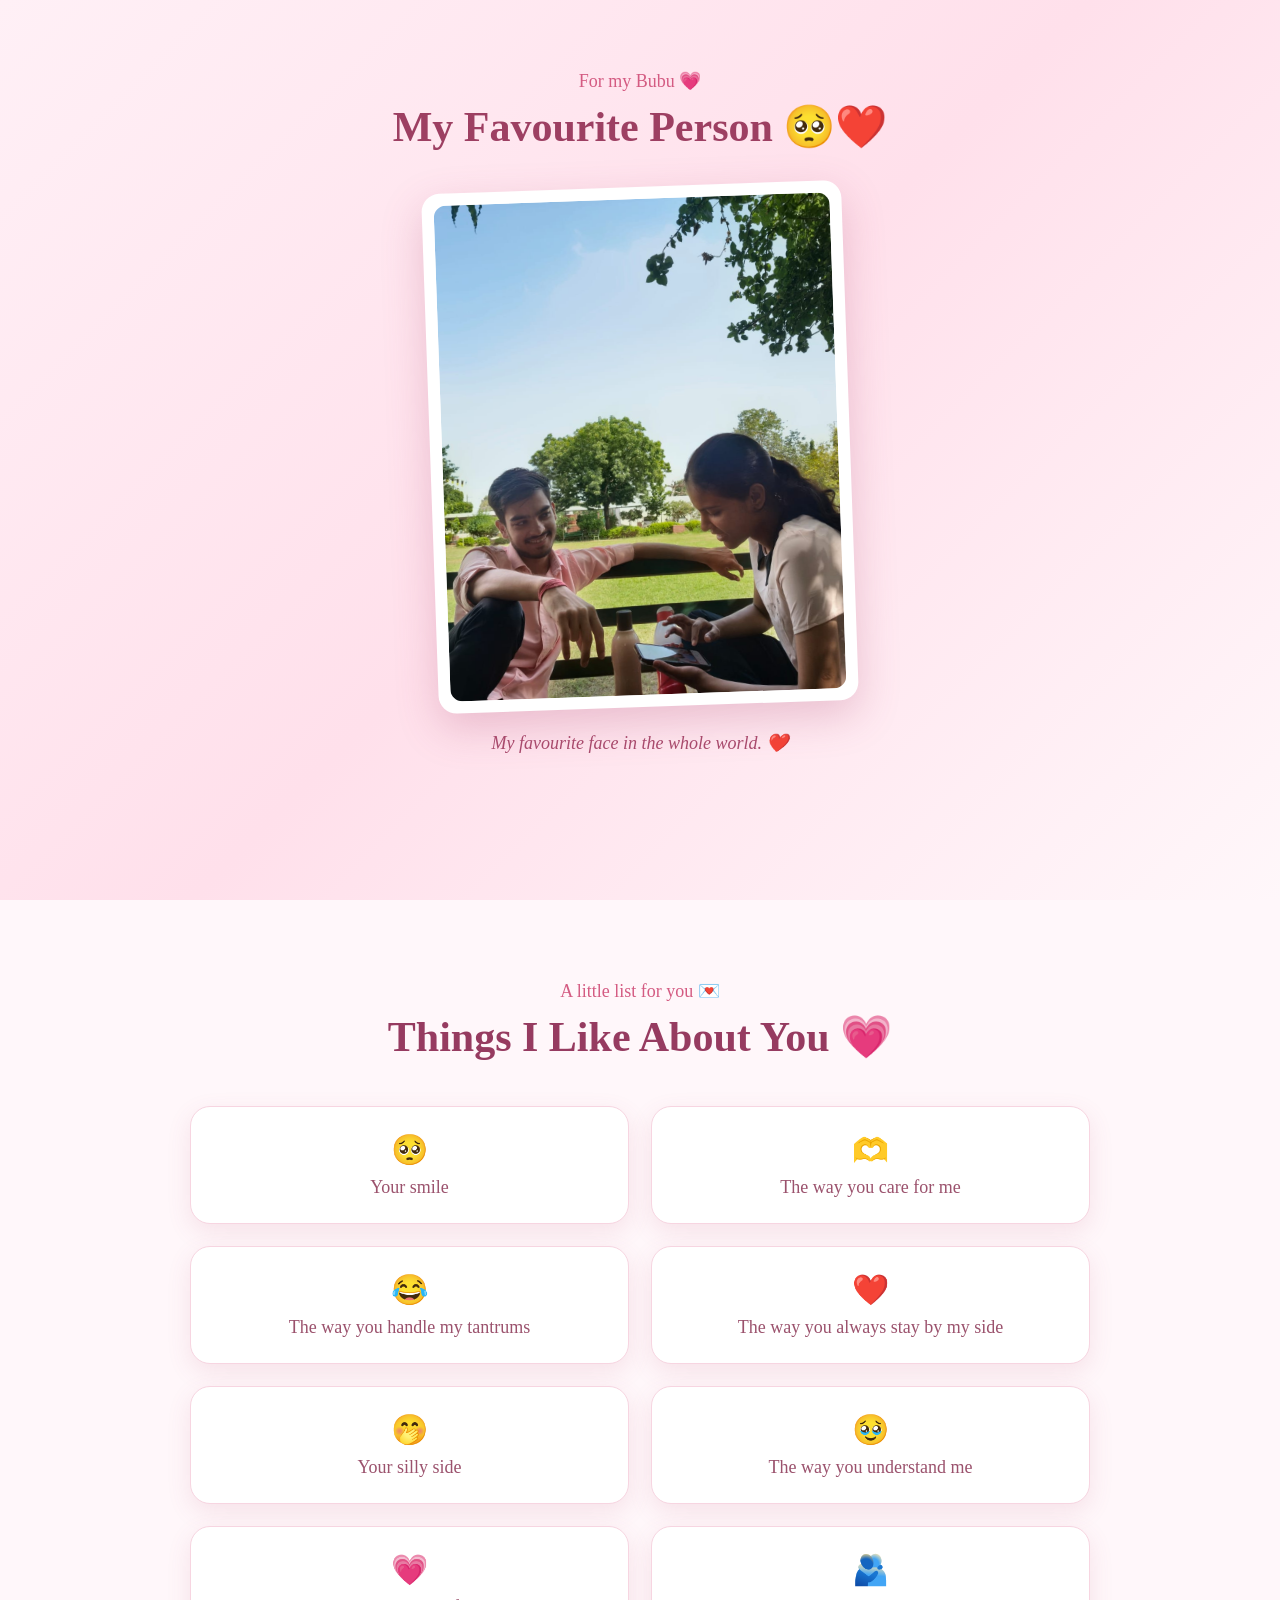
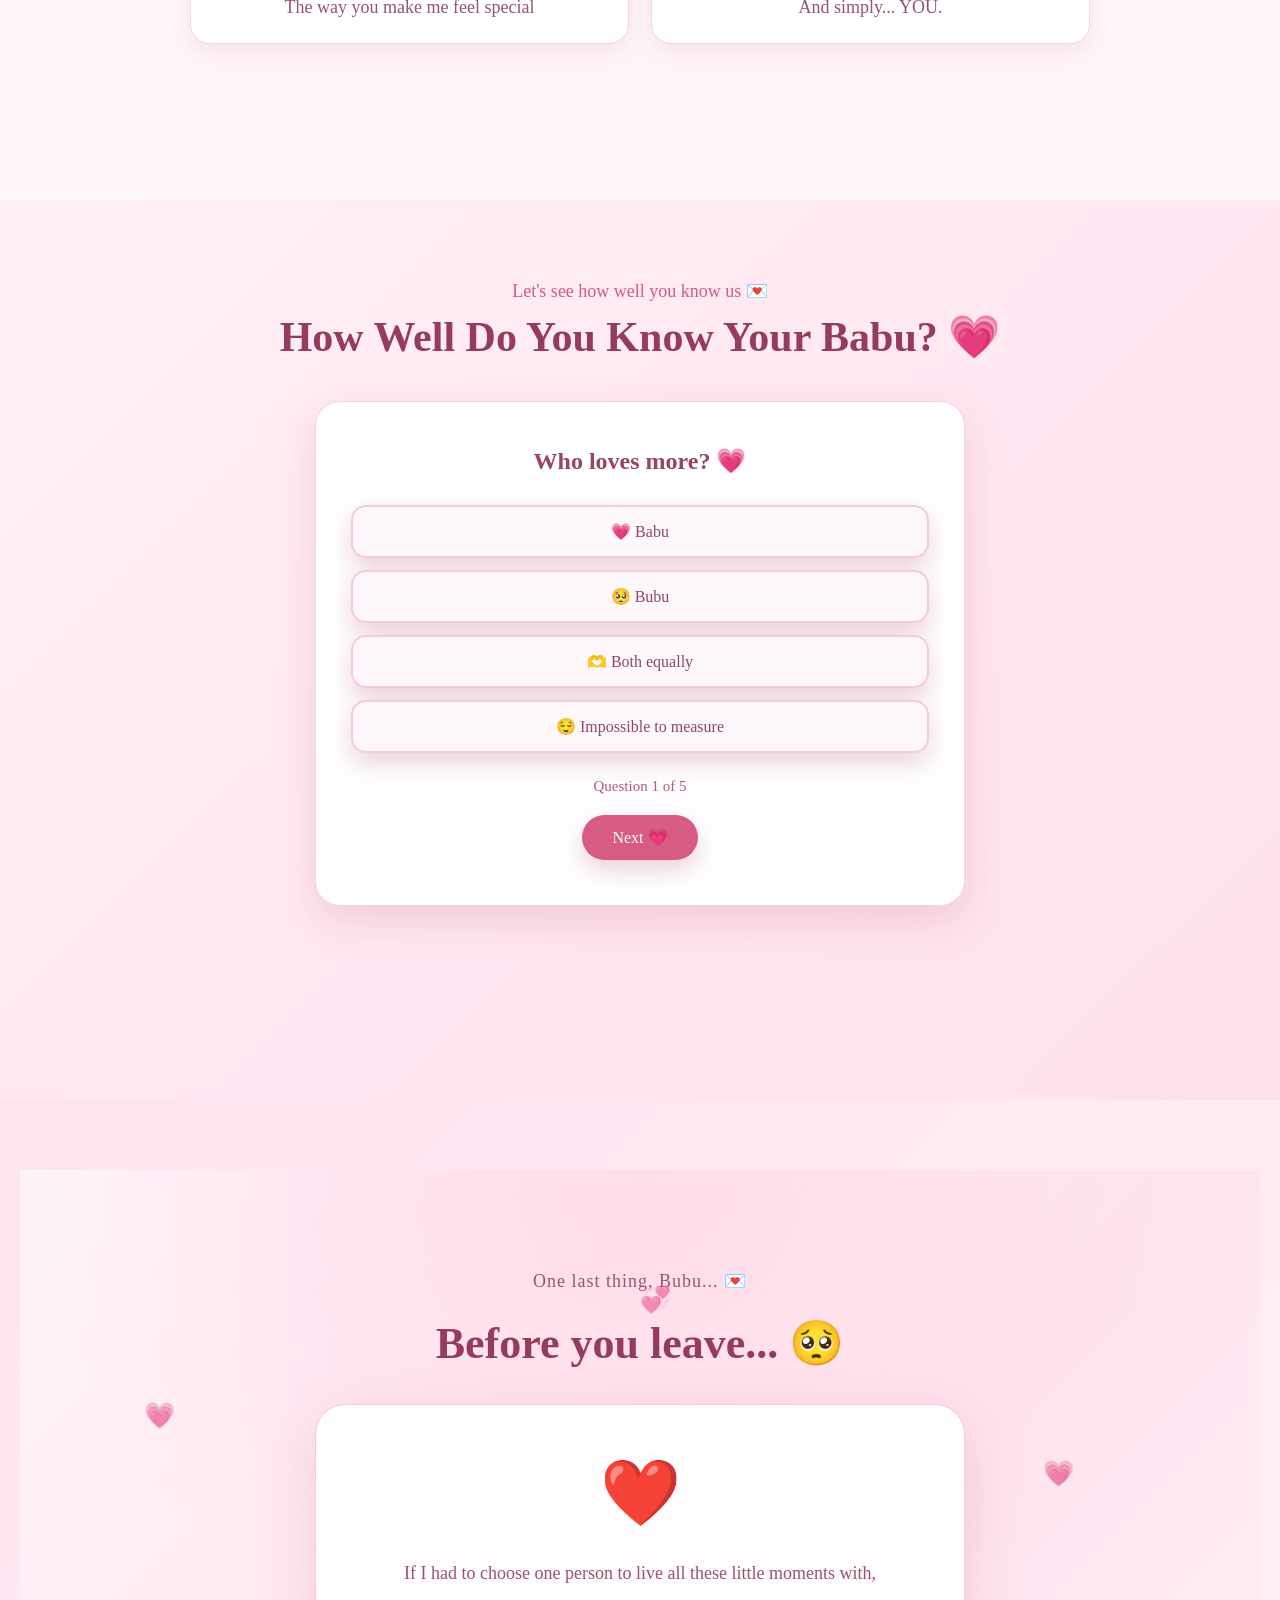
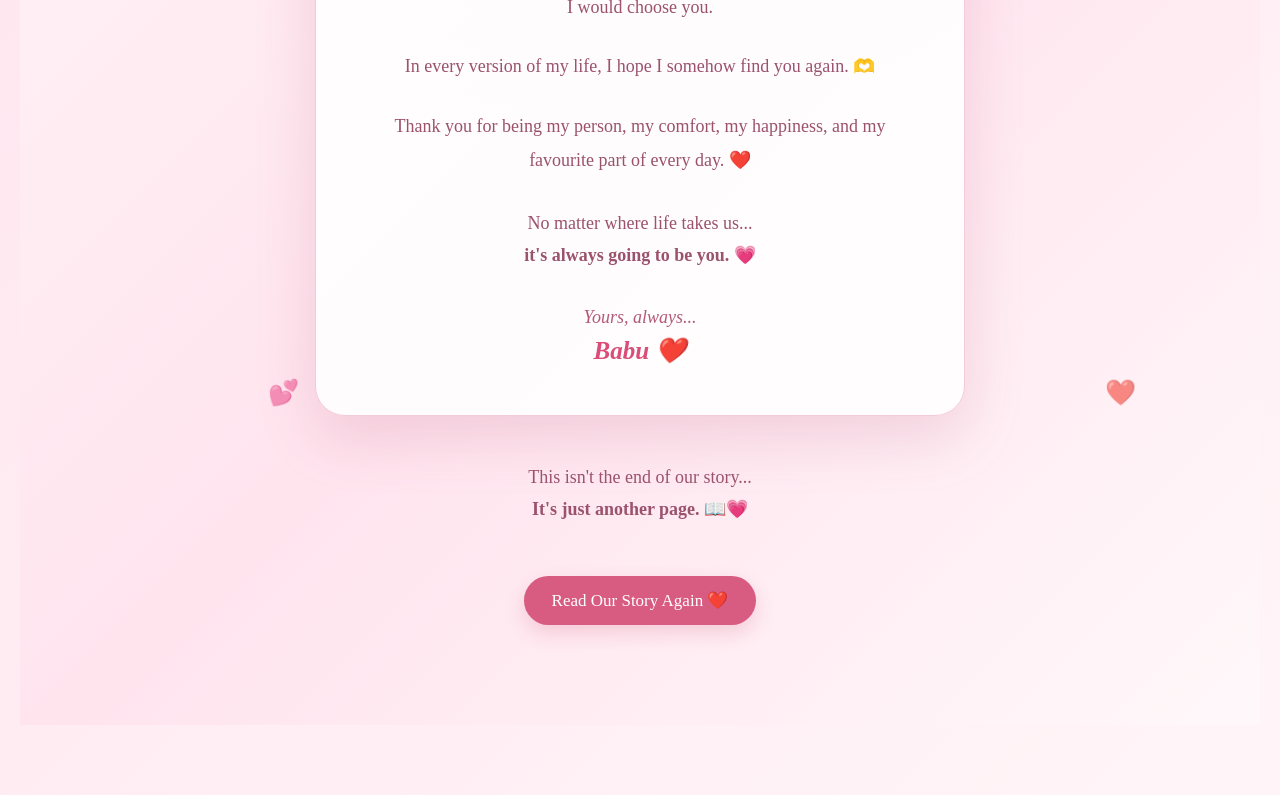
<file: next-page.html>
<!DOCTYPE html>
<html lang="en">

<head>
    <meta charset="UTF-8">
    <meta name="viewport" content="width=device-width, initial-scale=1.0">

    <title>Things I Like About You 💗</title>

    <link rel="stylesheet" href="style.css">
</head>

<body>
    <body>

    <audio id="backgroundMusic" loop autoplay>
        <source src="Our Song.mp3" type="audio/mpeg">
    </audio>
    <script>
const music = document.getElementById("backgroundMusic");

const savedTime = sessionStorage.getItem("loveSongTime");

if (savedTime) {
    music.currentTime = parseFloat(savedTime);
}

music.addEventListener("timeupdate", function () {
    sessionStorage.setItem("loveSongTime", music.currentTime);
});

window.addEventListener("beforeunload", function () {
    sessionStorage.setItem("loveSongTime", music.currentTime);
});

music.play().catch(() => {});
</script>

    <!-- baaki next-page ka code -->

    <!-- BIG PHOTO SECTION -->

    <section class="baby-section">

        <p class="baby-small">For my Bubu 💗</p>

        <h1>My Favourite Person 🥺❤️</h1>

        <div class="big-baby-photo">
            <img src="Baby.jpeg" alt="My Baby">
        </div>

        <p class="photo-caption">
            My favourite face in the whole world. ❤️
        </p>

    </section>


    <!-- THINGS I LIKE ABOUT YOU -->

    <section class="things-section">

        <p class="things-small">A little list for you 💌</p>

        <h2>Things I Like About You 💗</h2>

        <div class="things-container">

            <div class="thing-card">
                <span>🥺</span>
                <p>Your smile</p>
            </div>

            <div class="thing-card">
                <span>🫶</span>
                <p>The way you care for me</p>
            </div>

            <div class="thing-card">
                <span>😂</span>
                <p>The way you handle my tantrums</p>
            </div>

            <div class="thing-card">
                <span>❤️</span>
                <p>The way you always stay by my side</p>
            </div>

            <div class="thing-card">
                <span>🤭</span>
                <p>Your silly side</p>
            </div>

            <div class="thing-card">
                <span>🥹</span>
                <p>The way you understand me</p>
            </div>

            <div class="thing-card">
                <span>💗</span>
                <p>The way you make me feel special</p>
            </div>

            <div class="thing-card">
                <span>🫂</span>
                <p>And simply... YOU.</p>
            </div>

        </div>

    </section>
    </section>


<!-- COUPLE QUIZ -->

<section class="quiz-section">

    <p class="quiz-small">Let's see how well you know us 💌</p>

    <h2>How Well Do You Know Your Babu? 💗</h2>

    <div class="quiz-card">

        <div id="quizQuestion">

            <h3 id="questionText">Question</h3>

            <div id="quizOptions"></div>

        </div>

        <p id="quizProgress">Question 1 of 6</p>

        <button id="nextQuestionBtn" class="quiz-next-btn">
            Next 💗
        </button>

        <div id="quizResult" class="quiz-result"></div>

    </div>

</section>


<!-- NEXT BUTTON -->

<section class="next-section">
    <script>

const quizData = [

    {
        question: "Who loves more? 💗",
        options: [
            "💗 Babu",
            "🥺 Bubu",
            "🫶 Both equally",
            "😌 Impossible to measure"
        ],
        answer: 2
    },

    {
        question: "Who gets irritated easily? 😤",
        options: [
            "😤 Babu",
            "😭 Bubu",
            "😂 Both of us",
            "🕊️ Neither, we're too peaceful"
        ],
        answer: 0
    },

    {
        question: "Who says sorry first after a fight? 🥺",
        options: [
            "🥺 Babu",
            "😌 Bubu",
            "🤝 Whoever is more guilty",
            "😂 Nobody, we just start talking again"
        ],
        answer: 0
    },

    {
        question: "Who stays longer after a fight? 🫂",
        options: [
            "😤 Babu",
            "🥺 Bubu",
            "🫂 Both stay",
            "😂 Fight khatam hone tak dono online"
        ],
        answer: 0
    },

    {
        question: "What animal would Babu choose? 🐾",
        options: [
            "🐶 Dog",
            "🐱 Cat",
            "🐼 Panda",
            "🦁 Lion"
        ],
        answer: 0
    }

];

let currentQuestion = 0;
let score = 0;
let selectedAnswer = false;

const questionText = document.getElementById("questionText");
const quizOptions = document.getElementById("quizOptions");
const quizProgress = document.getElementById("quizProgress");
const nextQuestionBtn = document.getElementById("nextQuestionBtn");
const quizResult = document.getElementById("quizResult");

function loadQuestion() {

    selectedAnswer = false;

    const question = quizData[currentQuestion];

    questionText.textContent = question.question;

    quizOptions.innerHTML = "";

    question.options.forEach((option, index) => {

        const button = document.createElement("button");

        button.classList.add("quiz-option");
        button.textContent = option;

        button.addEventListener("click", function () {

            if (selectedAnswer) return;

            selectedAnswer = true;

            if (index === question.answer) {

                button.classList.add("correct");
                score++;

            } else {

                button.classList.add("wrong");

                const allOptions =
                    document.querySelectorAll(".quiz-option");

                allOptions[question.answer]
                    .classList.add("correct");
            }

        });

        quizOptions.appendChild(button);

    });

    quizProgress.textContent =
        `Question ${currentQuestion + 1} of ${quizData.length}`;

    nextQuestionBtn.textContent =
        currentQuestion === quizData.length - 1
        ? "See Result 💗"
        : "Next 💗";
}

nextQuestionBtn.addEventListener("click", function () {

    if (!selectedAnswer) {

        alert("Pehle ek option choose karo Bubu! 🥺❤️");
        return;

    }

    if (currentQuestion < quizData.length - 1) {

        currentQuestion++;
        loadQuestion();

    } else {

        showResult();

    }

});

function showResult() {

    document.getElementById("quizQuestion").style.display = "none";

    quizProgress.style.display = "none";

    nextQuestionBtn.style.display = "none";

    quizResult.style.display = "block";

    if (score === 5) {

        quizResult.innerHTML =
            `🥹❤️ PERFECT SCORE! ❤️🥹
            <br><br>
            You really know your Babu! 🫶
            <br>
            <small>5 / 5 correct 💗</small>`;

    } else if (score >= 3) {

        quizResult.innerHTML =
            `🥰 Not bad Bubu! 💗
            <br><br>
            You know your Babu pretty well! 🫶
            <br>
            <small>${score} / 5 correct 💕</small>`;

    } else {

        quizResult.innerHTML =
            `😂 Bubu... we need to talk! 😭❤️
            <br><br>
            You need to know your Babu better! 🥺
            <br>
            <small>${score} / 5 correct 💗</small>`;

    }

}

loadQuestion();

</script>


  <!-- SPECIAL ENDING -->

<section class="special-ending">

    <div class="ending-hearts">
        <span>💗</span>
        <span>💕</span>
        <span>💗</span>
        <span>❤️</span>
        <span>💞</span>
    </div>

    <p class="ending-small">
        One last thing, Bubu... 💌
    </p>

    <h2>
        Before you leave... 🥺
    </h2>

    <div class="ending-card">

        <div class="big-heart">
            ❤️
        </div>

        <p class="ending-message">
            If I had to choose one person
            to live all these little moments with,
            <br>
            I would choose you.
        </p>

        <p class="ending-message">
            In every version of my life,
            I hope I somehow find you again. 🫶
        </p>

        <p class="ending-message">
            Thank you for being my person,
            my comfort,
            my happiness,
            and my favourite part of every day. ❤️
        </p>

        <p class="ending-final">
            No matter where life takes us...
            <br>
            <b>it's always going to be you. 💗</b>
        </p>

        <div class="forever">
            Yours, always...
            <br>
            <span>Babu ❤️</span>
        </div>

    </div>

    <p class="ending-bottom">
        This isn't the end of our story...<br>
        <b>It's just another page. 📖💗</b>
    </p>

    <a href="index.html" class="restart-btn">
        Read Our Story Again ❤️
    </a>

</section>
</html>
</file>
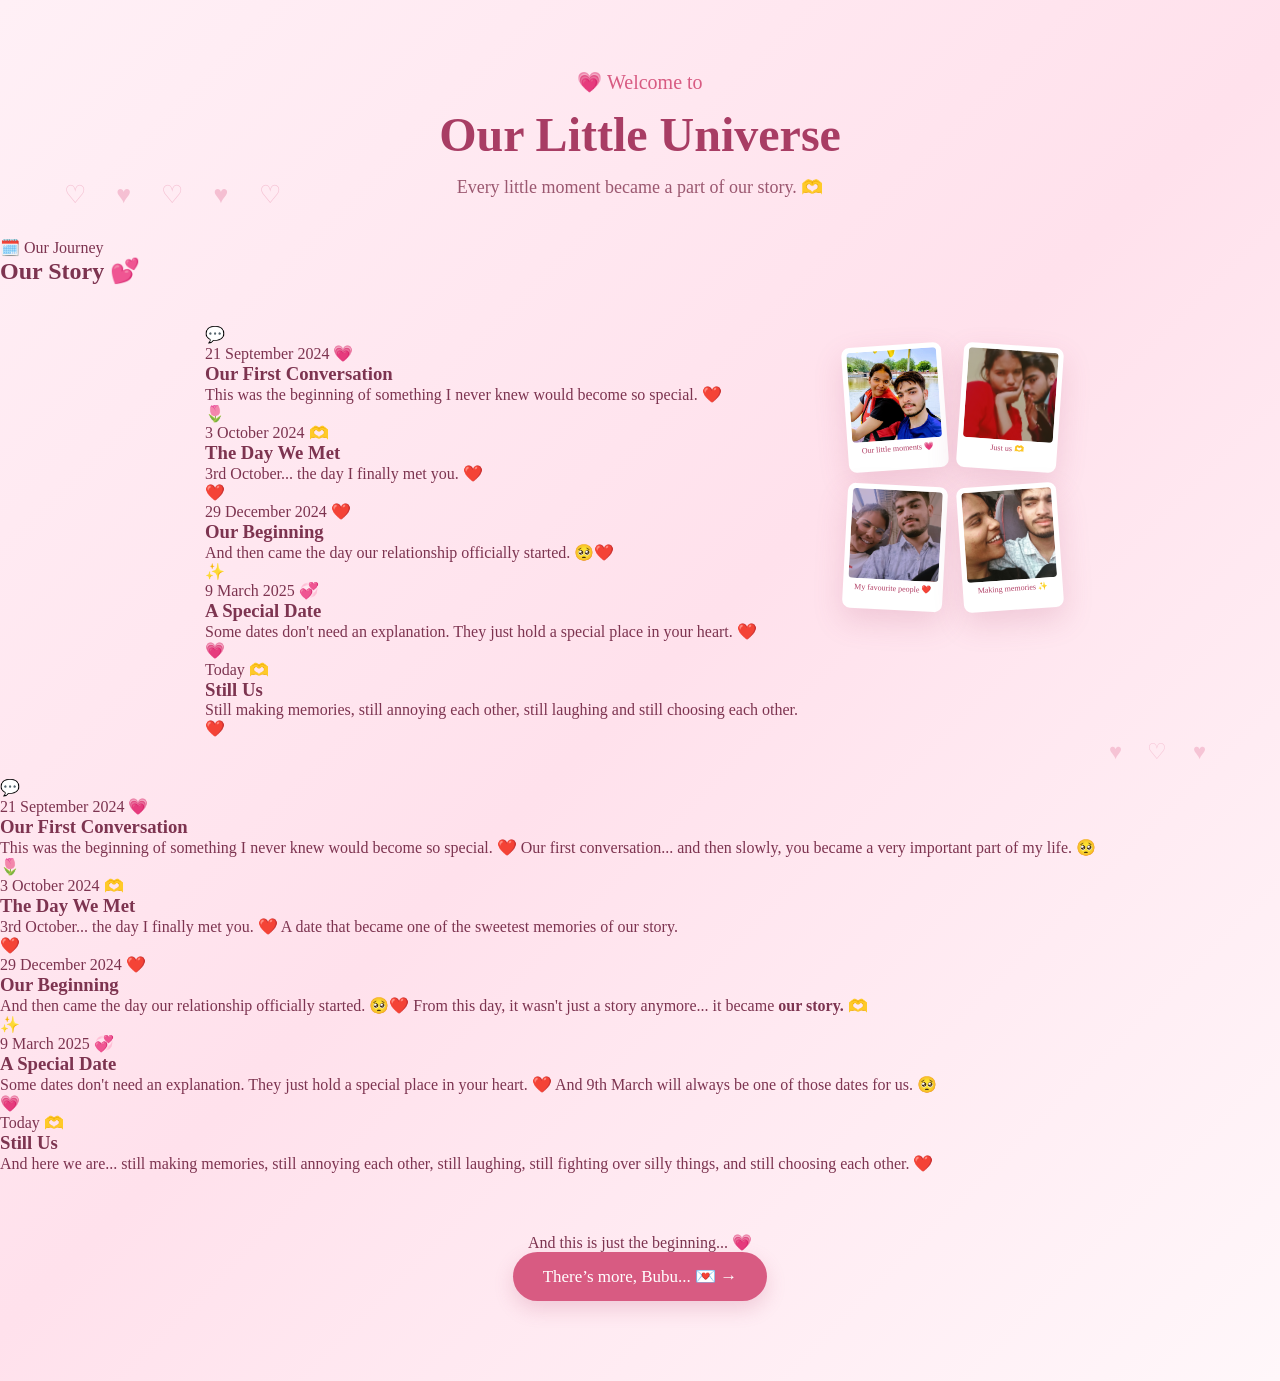
<file: our-story.html>
<!DOCTYPE html>
<html lang="en">

<head>
    <meta charset="UTF-8">
    <meta name="viewport" content="width=device-width, initial-scale=1.0">

    <title>Our Little Universe 💗</title>

    <link rel="stylesheet" href="style.css">
 <style>
    .universe-layout {
        display: flex !important;
        align-items: flex-start !important;
        justify-content: center !important;
        gap: 40px !important;
        max-width: 1000px !important;
        margin: 40px auto !important;
    }

    .universe-photos {
        width: 230px !important;
        display: grid !important;
        grid-template-columns: 100px 100px !important;
        gap: 15px !important;
    }

    .universe-photo {
        width: 100px !important;
        height: 125px !important;
        padding: 5px !important;
        margin: 0 !important;
        background: white !important;
        box-sizing: border-box !important;
        overflow: hidden !important;
    }

    .universe-photo img {
        width: 90px !important;
        height: 90px !important;
        max-width: 90px !important;
        max-height: 90px !important;
        object-fit: cover !important;
        display: block !important;
    }

    .universe-photo span {
        display: block !important;
        font-size: 8px !important;
        text-align: center !important;
        margin-top: 4px !important;
    }
</style>
</head>

<body>
    <audio id="backgroundMusic" loop autoplay>
    <source src="Our Song.mp3" type="audio/mpeg">
</audio>
<script>
const music = document.getElementById("backgroundMusic");

const savedTime = sessionStorage.getItem("loveSongTime");

if (savedTime) {
    music.currentTime = parseFloat(savedTime);
}

music.addEventListener("timeupdate", function () {
    sessionStorage.setItem("loveSongTime", music.currentTime);
});

window.addEventListener("beforeunload", function () {
    sessionStorage.setItem("loveSongTime", music.currentTime);
});

music.play().catch(() => {});
</script>

    <!-- Page Heading -->

    <section class="universe-header">

        <p>💗 Welcome to</p>

        <h1>Our Little Universe</h1>

        <span>Every little moment became a part of our story. 🫶</span>

    </section>


    <!-- Our Story Timeline -->

    <section class="timeline-section">

        <p class="section-small">🗓️ Our Journey</p>

        <h2>Our Story 💕</h2>
        <div class="universe-layout">

    <!-- Timeline -->
    <div class="timeline-wrapper">

        <div class="timeline">

            <!-- 21 September 2024 -->
            <div class="timeline-item">

                <div class="timeline-dot">💬</div>

                <div class="timeline-card">

                    <span class="timeline-date">
                        21 September 2024 💗
                    </span>

                    <h3>Our First Conversation</h3>

                    <p>
                        This was the beginning of something I never knew
                        would become so special. ❤️
                    </p>

                </div>

            </div>


            <!-- 3 October 2024 -->
            <div class="timeline-item">

                <div class="timeline-dot">🌷</div>

                <div class="timeline-card">

                    <span class="timeline-date">
                        3 October 2024 🫶
                    </span>

                    <h3>The Day We Met</h3>

                    <p>
                        3rd October...
                        the day I finally met you. ❤️
                    </p>

                </div>

            </div>


            <!-- 29 December 2024 -->
            <div class="timeline-item">

                <div class="timeline-dot">❤️</div>

                <div class="timeline-card">

                    <span class="timeline-date">
                        29 December 2024 ❤️
                    </span>

                    <h3>Our Beginning</h3>

                    <p>
                        And then came the day our relationship officially
                        started. 🥺❤️
                    </p>

                </div>

            </div>


            <!-- 9 March 2025 -->
            <div class="timeline-item">

                <div class="timeline-dot">✨</div>

                <div class="timeline-card">

                    <span class="timeline-date">
                        9 March 2025 💞
                    </span>

                    <h3>A Special Date</h3>

                    <p>
                        Some dates don't need an explanation.
                        They just hold a special place in your heart. ❤️
                    </p>

                </div>

            </div>


            <!-- Today -->
            <div class="timeline-item">

                <div class="timeline-dot">💗</div>

                <div class="timeline-card">

                    <span class="timeline-date">
                        Today 🫶
                    </span>

                    <h3>Still Us</h3>

                    <p>
                        Still making memories, still annoying each other,
                        still laughing and still choosing each other. ❤️
                    </p>

                </div>

            </div>

        </div>

    </div>


    <!-- SIDE PHOTOS -->

    <div class="universe-photos">

        <div class="universe-photo photo-one">
            <img src="Universe%201.jpeg" alt="Our Memory">
            <span>Our little moments 💗</span>
        </div>

        <div class="universe-photo photo-two">
            <img src="Universe%202.jpeg" alt="Our Memory">
            <span>Just us 🫶</span>
        </div>

        <div class="universe-photo photo-three">
            <img src="Universe%203.jpeg" alt="Our Memory">
            <span>My favourite people ❤️</span>
        </div>

        <div class="universe-photo photo-four">
            <img src="Universe%204.jpeg" alt="Our Memory">
            <span>Making memories ✨</span>
        </div>

    </div>

</div>

       <div class="timeline">

    <!-- 21 September 2024 -->

    <div class="timeline-item">

        <div class="timeline-dot">💬</div>

        <div class="timeline-card">

            <span class="timeline-date">
                21 September 2024 💗
            </span>

            <h3>Our First Conversation</h3>

            <p>
                This was the beginning of something I never knew
                would become so special. ❤️
                Our first conversation... and then slowly,
                you became a very important part of my life. 🥺
            </p>

        </div>

    </div>


    <!-- 3 October 2024 -->

    <div class="timeline-item">

        <div class="timeline-dot">🌷</div>

        <div class="timeline-card">

            <span class="timeline-date">
                3 October 2024 🫶
            </span>

            <h3>The Day We Met</h3>

            <p>
                3rd October...
                the day I finally met you. ❤️
                A date that became one of the sweetest
                memories of our story.
            </p>

        </div>

    </div>


    <!-- 29 December 2024 -->

    <div class="timeline-item">

        <div class="timeline-dot">❤️</div>

        <div class="timeline-card">

            <span class="timeline-date">
                29 December 2024 ❤️
            </span>

            <h3>Our Beginning</h3>

            <p>
                And then came the day our relationship officially
                started. 🥺❤️
                From this day, it wasn't just a story anymore...
                it became <b>our story.</b> 🫶
            </p>

        </div>

    </div>


    <!-- 9 March -->

    <div class="timeline-item">

        <div class="timeline-dot">✨</div>

        <div class="timeline-card">

           <span class="timeline-date">
    9 March 2025 💞
</span>

            <h3>A Special Date</h3>

            <p>
                Some dates don't need an explanation.
                They just hold a special place in your heart. ❤️
                And 9th March will always be one of those
                dates for us. 🥺
            </p>

        </div>

    </div>


    <!-- Today -->

    <div class="timeline-item">

        <div class="timeline-dot">💗</div>

        <div class="timeline-card">

            <span class="timeline-date">
                Today 🫶
            </span>

            <h3>Still Us</h3>

            <p>
                And here we are...
                still making memories, still annoying each other,
                still laughing, still fighting over silly things,
                and still choosing each other. ❤️
            </p>

        </div>

    </div>

</div>

    </section>


    <!-- Next sections will be added here -->
     <!-- NEXT PAGE BUTTON -->

<div class="next-universe">

    <p>And this is just the beginning... 💗</p>

    <a href="next-page.html">
        There’s more, Bubu... 💌 →
    </a>

</div>

</body>

</html>
</file>
<file: style.css>
* {
    margin: 0;
    padding: 0;
    box-sizing: border-box;
}

html {
    scroll-behavior: smooth;
}

body {
    font-family: Georgia, serif;
    overflow-x: hidden;
}


/* =========================
   OPENING SCREEN
   ========================= */

.welcome {
    min-height: 100vh;

    background: linear-gradient(
        135deg,
        #ffe6f0,
        #ffd1e3,
        #fff0f6
    );

    display: flex;
    justify-content: center;
    align-items: center;

    text-align: center;

    position: relative;
    overflow: hidden;
}

.welcome-content {
    position: relative;
    z-index: 2;

    animation: fadeIn 2s ease;
}

.small-text {
    color: #b85c7a;
    font-size: 18px;
    margin-bottom: 20px;
    letter-spacing: 1px;
}

h1 {
    color: #8f3153;
    font-size: 52px;
    line-height: 1.2;
    margin-bottom: 22px;
}

.subtitle {
    color: #a64d6c;
    font-size: 19px;
    line-height: 1.7;
    margin-bottom: 35px;
}


/* Button */

button {
    border: none;

    padding: 16px 34px;

    border-radius: 35px;

    background: #e85d88;
    color: white;

    font-size: 18px;
    font-family: Georgia, serif;

    cursor: pointer;

    box-shadow: 0 10px 25px rgba(180, 70, 110, 0.25);

    transition: 0.3s;
}

button:hover {
    transform: scale(1.08);
    background: #d94d78;
}


/* Floating hearts */

.hearts span {
    position: absolute;

    color: rgba(220, 80, 130, 0.35);

    font-size: 35px;

    animation: float 6s infinite ease-in-out;
}

.hearts span:nth-child(1) {
    left: 10%;
    top: 20%;
}

.hearts span:nth-child(2) {
    left: 80%;
    top: 15%;
    animation-delay: 1s;
}

.hearts span:nth-child(3) {
    left: 20%;
    top: 75%;
    animation-delay: 2s;
}

.hearts span:nth-child(4) {
    left: 75%;
    top: 70%;
    animation-delay: 3s;
}

.hearts span:nth-child(5) {
    left: 50%;
    top: 10%;
    animation-delay: 4s;
}


/* =========================
   STORY SECTION
   ========================= */

.story {
    min-height: 100vh;

    background: #fff7fa;

    display: flex;
    flex-direction: column;

    justify-content: center;
    align-items: center;

    text-align: center;

    padding: 40px;
}

.story-small {
    color: #d05a82;
    font-size: 18px;
    margin-bottom: 20px;
}

.story h2 {
    color: #8f3153;

    font-size: 44px;

    line-height: 1.3;

    margin-bottom: 25px;
}

.story-text {
    color: #a64d6c;

    font-size: 19px;

    line-height: 1.7;

    margin-bottom: 35px;
}

.story-text strong {
    color: #d94d78;

    font-size: 25px;
}


/* =========================
   ANIMATIONS
   ========================= */

@keyframes float {

    0%, 100% {
        transform: translateY(0) rotate(0deg);
    }

    50% {
        transform: translateY(-30px) rotate(15deg);
    }
}

@keyframes fadeIn {

    from {
        opacity: 0;
        transform: translateY(25px);
    }

    to {
        opacity: 1;
        transform: translateY(0);
    }
}


/* =========================
   MOBILE
   ========================= */

@media (max-width: 600px) {

    h1 {
        font-size: 38px;
    }

    .subtitle {
        font-size: 16px;
    }

    .story h2 {
        font-size: 34px;
    }

    .story-text {
        font-size: 16px;
    }

    .welcome-content {
        padding: 25px;
    }
}
/* =========================
   MEMORIES SECTION
   ========================= */

.memories {
    min-height: 100vh;
    background: linear-gradient(
        135deg,
        #fff0f6,
        #ffe0eb
    );

    padding: 80px 8%;

    text-align: center;
}

.memory-small {
    color: #d05a82;
    font-size: 17px;
    margin-bottom: 12px;
}

.memories h2 {
    color: #8f3153;
    font-size: 45px;
    margin-bottom: 15px;
}

.memory-intro {
    color: #a64d6c;
    font-size: 18px;
    margin-bottom: 45px;
}

.photo-grid {
    display: grid;

    grid-template-columns: repeat(
        auto-fit,
        minmax(220px, 1fr)
    );

    gap: 35px;

    max-width: 1100px;

    margin: auto;
}

.photo-card {
    background: white;

    padding: 12px 12px 20px;

    border-radius: 8px;

    box-shadow:
        0 10px 25px rgba(160, 60, 100, 0.15);

    transition: 0.4s;

    transform: rotate(-2deg);
}

.photo-card:nth-child(even) {
    transform: rotate(2deg);
}

.photo-card:hover {
    transform: translateY(-10px) rotate(0deg)
        scale(1.03);
}

.photo-card img {
    width: 100%;
    height: 260px;

    object-fit: cover;

    border-radius: 5px;
}

.photo-card p {
    color: #a64d6c;

    font-size: 16px;

    margin-top: 15px;

    line-height: 1.4;
}
/* =========================
   MUSIC SECTION
   ========================= */

.music-section {
    min-height: 70vh;

    background: linear-gradient(
        135deg,
        #ffe6f0,
        #fff5f8
    );

    display: flex;
    flex-direction: column;

    justify-content: center;
    align-items: center;

    text-align: center;

    padding: 70px 20px;
}

.music-small {
    color: #d05a82;
    font-size: 18px;
    margin-bottom: 12px;
}

.music-section h2 {
    color: #8f3153;
    font-size: 45px;
    margin-bottom: 15px;
}

.music-text {
    color: #a64d6c;
    font-size: 18px;
    line-height: 1.7;
    margin-bottom: 30px;
}

.music-player {
    background: white;

    width: min(500px, 90%);

    padding: 35px 25px;

    border-radius: 25px;

    box-shadow: 0 12px 30px rgba(180, 70, 110, 0.18);
}

.music-heart {
    font-size: 55px;
    color: #e85d88;

    margin-bottom: 10px;

    animation: heartbeat 1.5s infinite;
}

.music-player h3 {
    color: #9b3d5e;
    margin-bottom: 25px;
    font-size: 22px;
}

.music-player audio {
    width: 100%;
}


/* Heart animation */

@keyframes heartbeat {

    0%, 100% {
        transform: scale(1);
    }

    50% {
        transform: scale(1.15);
    }
}
/* =========================
   LOVE LETTER SECTION
========================= */

.letter-section {
    min-height: 100vh;
    background: #fff7fa;
    display: flex;
    flex-direction: column;
    justify-content: center;
    align-items: center;
    text-align: center;
    padding: 80px 20px;
}

.letter-small {
    color: #d05a82;
    font-size: 18px;
    margin-bottom: 12px;
}

.letter-section h2 {
    color: #8f3153;
    font-size: 44px;
    margin-bottom: 35px;
}

/* =========================
   LOVE LETTER
========================= */

.letter-section {
    min-height: 100vh;
    background: #fff7fa;
    display: flex;
    flex-direction: column;
    justify-content: center;
    align-items: center;
    text-align: center;
    padding: 80px 20px;
}

.letter-small {
    color: #d05a82;
    font-size: 18px;
    margin-bottom: 12px;
}

.letter-section h2 {
    color: #8f3153;
    font-size: 44px;
    margin-bottom: 30px;
}

/* Open Letter Button */

.open-letter-btn {
    background: #e85d88;
    color: white;
    border: none;
    padding: 15px 30px;
    border-radius: 30px;
    font-size: 17px;
    font-family: Georgia, serif;
    cursor: pointer;
    box-shadow: 0 8px 20px rgba(200, 70, 110, 0.2);
    transition: 0.3s;
}

.open-letter-btn:hover {
    transform: scale(1.05);
    background: #d94d78;
}

/* Letter Card */

.letter-card {
    display: none;

    background: #ffffff;
    max-width: 650px;
    padding: 45px 50px;
    margin-top: 30px;

    border-radius: 25px;
    box-shadow: 0 15px 40px rgba(180, 70, 110, 0.15);
    border: 1px solid #f8d4e0;

    color: #8f4a62;
    font-size: 17px;
    line-height: 1.8;

    animation: letterOpen 0.8s ease;
}

.letter-card.show {
    display: block;
}

.envelope {
    font-size: 55px;
    margin-bottom: 15px;
}

.letter-card h3 {
    color: #d94d78;
    font-size: 28px;
    margin-bottom: 20px;
}

.letter-card p {
    margin-bottom: 18px;
}

.final-line {
    color: #b13f65;
    font-weight: bold;
    margin-top: 25px;
}

.signature {
    margin-top: 30px;
    color: #d94d78;
    font-size: 20px;
    font-style: italic;
    font-weight: bold;
}

/* Letter opening animation */

@keyframes letterOpen {
    from {
        opacity: 0;
        transform: translateY(30px) scale(0.95);
    }

    to {
        opacity: 1;
        transform: translateY(0) scale(1);
    }
}
/* Next Page Button */

.next-page-btn {
    display: inline-block;
    margin-top: 25px;
    padding: 14px 28px;

    background: #e85d88;
    color: white;

    text-decoration: none;
    border-radius: 30px;

    font-size: 16px;
    font-family: Georgia, serif;

    box-shadow: 0 8px 20px rgba(200, 70, 110, 0.2);

    transition: 0.3s;
}

.next-page-btn:hover {
    transform: scale(1.05);
    background: #d94d78;
}
/* =========================
   OUR LITTLE UNIVERSE
========================= */

.universe-layout {
    width: 100%;
    max-width: 1000px;
    margin: 30px auto;

    display: flex;
    justify-content: center;
    align-items: flex-start;

    gap: 35px;
}


/* Timeline */

.timeline-wrapper {
    width: 600px;
}


/* Photos */

.universe-photos {
    width: 300px;

    display: grid;
    grid-template-columns: 1fr 1fr;

    gap: 18px;

    padding-top: 20px;
}


/* Individual photo */

.universe-photo {
    background: white;

    padding: 10px 10px 16px;

    border-radius: 5px;

    box-shadow: 0 10px 25px rgba(150, 70, 100, 0.18);

    text-align: center;

    transition: 0.4s ease;
}


.universe-photo img {
    width: 98px;
    height: 105px;

    object-fit: cover;

    display: block;

    border-radius: 3px;
}


.universe-photo span {
    display: block;

    margin-top: 7px;

    color: #9b4664;

    font-size: 10px;
}


/* Polaroid effect */

.photo-one {
    transform: rotate(-4deg);
}

.photo-two {
    transform: rotate(4deg);
}

.photo-three {
    transform: rotate(3deg);
}

.photo-four {
    transform: rotate(-4deg);
}


/* Hover */

.universe-photo:hover {
    transform: rotate(0deg) scale(1.05);

    z-index: 5;
}


/* Mobile */

@media (max-width: 850px) {

    .universe-layout {
        flex-direction: column;
        align-items: center;
    }

    .timeline-wrapper {
        width: 95%;
    }

    .universe-photos {
        width: 90%;
        max-width: 500px;
    }

}
/* SMALL PHOTO FIX */

.universe-photos {
    width: 240px !important;
    display: grid !important;
    grid-template-columns: 100px 100px !important;
    gap: 15px !important;
}

.universe-photo {
    width: 100px !important;
    height: 125px !important;
    padding: 5px !important;
    margin: 0 !important;
    background: white !important;
    box-sizing: border-box !important;
}

.universe-photo img {
    width: 90px !important;
    height: 90px !important;
    max-width: 90px !important;
    max-height: 90px !important;
    object-fit: cover !important;
    display: block !important;
}

.universe-photo span {
    display: block !important;
    font-size: 9px !important;
    margin-top: 5px !important;
}
/* ================================
   OUR LITTLE UNIVERSE - FINAL LOOK
================================ */

body {
    background: linear-gradient(135deg, #fff0f6, #ffe1ec, #fff7fa) !important;
    color: #7d3450;
}

/* Header */
.universe-header {
    text-align: center;
    padding: 70px 20px 40px;
}

.universe-header p {
    color: #d85b82;
    font-size: 20px;
}

.universe-header h1 {
    color: #a83d64;
    font-size: 48px;
    margin: 12px 0;
}

.universe-header span {
    color: #9b5870;
    font-size: 18px;
}

/* Main layout */
.universe-layout {
    position: relative;
}

/* Photo cards */
.universe-photo {
    width: 170px !important;
    height: 220px !important;
    padding: 10px !important;
    background: white;
    border-radius: 8px;
    box-shadow: 0 12px 30px rgba(170, 70, 110, 0.18);
    overflow: hidden;
    transition: transform 0.35s ease, box-shadow 0.35s ease;
}

.universe-photo img {
    width: 100% !important;
    height: 175px !important;
    object-fit: cover !important;
    display: block;
    border-radius: 4px;
}

.universe-photo span {
    display: block;
    text-align: center;
    margin-top: 8px;
    color: #b13f65;
    font-size: 14px;
}

.universe-photo:hover {
    transform: scale(1.05) rotate(0deg) !important;
    box-shadow: 0 18px 40px rgba(170, 70, 110, 0.25);
}

/* Cute floating hearts */
.universe-layout::before {
    content: "♡  ♥  ♡  ♥  ♡";
    position: fixed;
    top: 20%;
    left: 5%;
    color: #e88aaa;
    font-size: 25px;
    letter-spacing: 12px;
    opacity: 0.45;
    animation: floatingHearts 5s ease-in-out infinite;
    pointer-events: none;
}

.universe-layout::after {
    content: "♥  ♡  ♥";
    position: fixed;
    bottom: 15%;
    right: 5%;
    color: #e88aaa;
    font-size: 22px;
    letter-spacing: 10px;
    opacity: 0.4;
    animation: floatingHearts 4s ease-in-out infinite reverse;
    pointer-events: none;
}

@keyframes floatingHearts {
    0%, 100% {
        transform: translateY(0);
    }

    50% {
        transform: translateY(-18px);
    }
}

/* Next button */
.next-universe {
    text-align: center;
    padding: 60px 20px 80px;
}

.next-universe a {
    display: inline-block;
    text-decoration: none;
    background: #d85b82;
    color: white;
    padding: 14px 30px;
    border-radius: 30px;
    font-size: 17px;
    box-shadow: 0 8px 20px rgba(180, 70, 110, 0.2);
    transition: 0.3s;
}

.next-universe a:hover {
    transform: translateY(-4px);
    background: #b94168;
}
/* =================================
   THINGS I LIKE ABOUT YOU PAGE
================================= */

.baby-section {
    min-height: 100vh;
    padding: 70px 20px 50px;
    text-align: center;
    background: linear-gradient(135deg, #fff0f6, #ffe0eb, #fff7fa);
}

.baby-small {
    color: #d45b82;
    font-size: 18px;
    margin-bottom: 10px;
}

.baby-section h1 {
    color: #9d3f62;
    font-size: 42px;
    margin-bottom: 35px;
}

/* BIG PHOTO */

.big-baby-photo {
    width: 420px;
    height: 520px;
    margin: auto;
    padding: 12px;
    background: white;
    border-radius: 18px;
    box-shadow: 0 15px 40px rgba(170, 70, 110, 0.25);
    transform: rotate(-2deg);
    transition: 0.4s;
}

.big-baby-photo:hover {
    transform: rotate(0deg) scale(1.02);
}

.big-baby-photo img {
    width: 100%;
    height: 100%;
    object-fit: cover;
    border-radius: 12px;
}

.photo-caption {
    margin-top: 25px;
    color: #a94b6d;
    font-size: 18px;
    font-style: italic;
}


/* THINGS SECTION */

.things-section {
    min-height: 100vh;
    padding: 80px 20px;
    text-align: center;
    background: #fff7fa;
}

.things-small {
    color: #d45b82;
    font-size: 18px;
    margin-bottom: 10px;
}

.things-section h2 {
    color: #963b60;
    font-size: 42px;
    margin-bottom: 45px;
}


/* CARDS */

.things-container {
    max-width: 900px;
    margin: auto;

    display: grid;
    grid-template-columns: repeat(2, 1fr);
    gap: 22px;
}

.thing-card {
    background: white;
    padding: 25px 20px;

    border-radius: 20px;

    box-shadow: 0 8px 25px rgba(180, 70, 110, 0.12);

    border: 1px solid #f7d5e1;

    transition: 0.3s;
}

.thing-card:hover {
    transform: translateY(-7px);
    box-shadow: 0 15px 30px rgba(180, 70, 110, 0.2);
}

.thing-card span {
    font-size: 30px;
}

.thing-card p {
    margin-top: 10px;
    color: #9b526d;
    font-size: 18px;
}


/* NEXT SECTION */

.next-section {
    text-align: center;
    padding: 70px 20px;
    background: linear-gradient(135deg, #ffe4ee, #fff5f8);
}

.next-section p {
    color: #9b526d;
    font-size: 18px;
    margin-bottom: 25px;
}

.next-section a {
    display: inline-block;

    text-decoration: none;

    background: #d85b82;
    color: white;

    padding: 14px 28px;

    border-radius: 30px;

    font-size: 17px;

    transition: 0.3s;
}

.next-section a:hover {
    background: #b94068;
    transform: translateY(-3px);
}


/* MOBILE */

@media (max-width: 600px) {

    .baby-section h1 {
        font-size: 32px;
    }

    .big-baby-photo {
        width: 90%;
        height: 450px;
    }

    .things-section h2 {
        font-size: 32px;
    }

    .things-container {
        grid-template-columns: 1fr;
    }
}
/* =================================
   COUPLE QUIZ
================================= */

.quiz-section {
    min-height: 100vh;
    padding: 80px 20px;
    text-align: center;
    background: linear-gradient(135deg, #fff0f6, #ffe1ec);
}

.quiz-small {
    color: #d45b82;
    font-size: 18px;
    margin-bottom: 10px;
}

.quiz-section h2 {
    color: #963b60;
    font-size: 42px;
    margin-bottom: 40px;
}

.quiz-card {
    max-width: 650px;
    margin: auto;
    background: white;
    padding: 45px 35px;
    border-radius: 25px;
    box-shadow: 0 15px 40px rgba(180, 70, 110, 0.18);
    border: 1px solid #f6d2df;
}

.quiz-card h3 {
    color: #9b4265;
    font-size: 24px;
    margin-bottom: 30px;
}

.quiz-option {
    display: block;
    width: 100%;
    padding: 15px 20px;
    margin: 12px 0;
    border: 2px solid #f3cbd9;
    background: #fff8fb;
    color: #914761;
    border-radius: 15px;
    font-size: 16px;
    font-family: Georgia, serif;
    cursor: pointer;
    transition: 0.3s;
}

.quiz-option:hover {
    background: #ffe5ef;
    transform: translateY(-2px);
}

.quiz-option.selected {
    background: #f8bfd3;
    border-color: #d85b82;
}

.quiz-option.correct {
    background: #dff5e5;
    border-color: #65ad7a;
}

.quiz-option.wrong {
    background: #ffe0e0;
    border-color: #d66b6b;
}

#quizProgress {
    margin-top: 25px;
    color: #b45a78;
    font-size: 15px;
}

.quiz-next-btn {
    margin-top: 20px;
    padding: 13px 30px;
    border: none;
    border-radius: 30px;
    background: #d85b82;
    color: white;
    font-family: Georgia, serif;
    font-size: 16px;
    cursor: pointer;
    transition: 0.3s;
}

.quiz-next-btn:hover {
    background: #b94068;
    transform: scale(1.05);
}

.quiz-result {
    display: none;
    margin-top: 25px;
    color: #963b60;
    font-size: 20px;
    line-height: 1.7;
    font-weight: bold;
}

@media (max-width: 600px) {

    .quiz-section h2 {
        font-size: 32px;
    }

    .quiz-card {
        padding: 35px 20px;
    }
}
/* =========================
   SPECIAL ENDING
========================= */

.special-ending {
    min-height: 100vh;
    padding: 100px 20px;
    background:
        radial-gradient(circle at top, #ffdce9, transparent 45%),
        linear-gradient(135deg, #fff5f8, #ffe4ee, #fff8fa);

    display: flex;
    flex-direction: column;
    align-items: center;
    justify-content: center;

    text-align: center;
    position: relative;
    overflow: hidden;
}


.ending-small {
    color: #d45b82;
    font-size: 18px;
    margin-bottom: 12px;
    letter-spacing: 1px;
}


.special-ending h2 {
    color: #963b60;
    font-size: 44px;
    margin-bottom: 35px;
}


.ending-card {
    width: 90%;
    max-width: 650px;

    background: rgba(255, 255, 255, 0.9);

    padding: 50px 45px;

    border-radius: 30px;

    border: 1px solid #f5cada;

    box-shadow:
        0 20px 60px rgba(180, 70, 110, 0.18);

    animation: endingAppear 1.2s ease;
}


.big-heart {
    font-size: 65px;
    margin-bottom: 25px;

    animation: heartBeat 1.5s infinite;
}


.ending-message {
    color: #914761;
    font-size: 18px;
    line-height: 1.9;
    margin-bottom: 22px;
}


.ending-final {
    color: #a83d65;
    font-size: 21px;
    line-height: 1.8;
    margin-top: 30px;
}


.forever {
    margin-top: 35px;

    color: #b35a78;

    font-size: 18px;

    font-style: italic;
}


.forever span {
    color: #d94d78;

    font-size: 25px;

    font-weight: bold;

    display: inline-block;

    margin-top: 8px;
}


.ending-bottom {
    margin-top: 45px;

    color: #a94b6d;

    font-size: 18px;

    line-height: 1.8;
}


.restart-btn {
    display: inline-block;

    margin-top: 25px;

    padding: 14px 30px;

    background: #d85b82;

    color: white;

    text-decoration: none;

    border-radius: 30px;

    font-size: 16px;

    font-family: Georgia, serif;

    box-shadow:
        0 8px 20px rgba(200, 70, 110, 0.2);

    transition: 0.3s;
}


.restart-btn:hover {
    background: #b94068;

    transform: scale(1.06);
}


/* Floating hearts */

.ending-hearts span {
    position: absolute;

    font-size: 25px;

    opacity: 0.6;

    animation: floatingHeart 6s infinite ease-in-out;
}


.ending-hearts span:nth-child(1) {
    left: 10%;
    top: 20%;
}

.ending-hearts span:nth-child(2) {
    left: 20%;
    top: 70%;
    animation-delay: 1s;
}

.ending-hearts span:nth-child(3) {
    right: 15%;
    top: 25%;
    animation-delay: 2s;
}

.ending-hearts span:nth-child(4) {
    right: 10%;
    top: 70%;
    animation-delay: 3s;
}

.ending-hearts span:nth-child(5) {
    left: 50%;
    top: 10%;
    animation-delay: 1.5s;
}


/* Animations */

@keyframes endingAppear {

    from {
        opacity: 0;
        transform: translateY(40px) scale(0.95);
    }

    to {
        opacity: 1;
        transform: translateY(0) scale(1);
    }

}


@keyframes heartBeat {

    0%, 100% {
        transform: scale(1);
    }

    50% {
        transform: scale(1.15);
    }

}


@keyframes floatingHeart {

    0% {
        transform: translateY(0) rotate(0deg);
    }

    50% {
        transform: translateY(-25px) rotate(10deg);
    }

    100% {
        transform: translateY(0) rotate(0deg);
    }

}


/* Mobile */

@media (max-width: 600px) {

    .special-ending {
        padding: 70px 15px;
    }

    .special-ending h2 {
        font-size: 32px;
    }

    .ending-card {
        padding: 40px 22px;
    }

    .ending-message {
        font-size: 16px;
    }

    .ending-final {
        font-size: 18px;
    }

}
</file>
